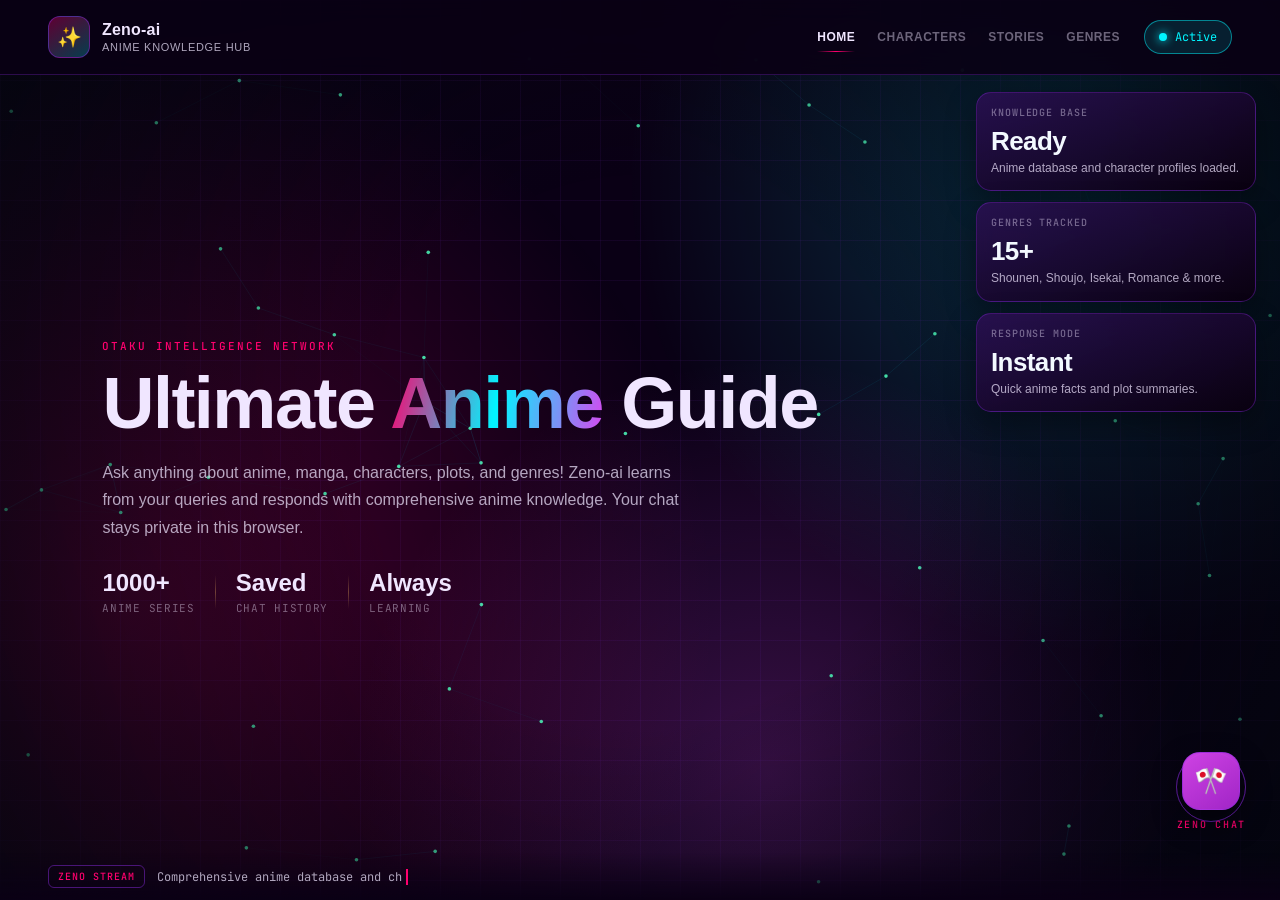
<file: index.html>
<!DOCTYPE html>
<html lang="en">
<head>
  <meta charset="UTF-8" />
  <meta name="viewport" content="width=device-width, initial-scale=1.0" />
  <title>Zeno-ai - Anime Knowledge Assistant</title>
  <link rel="preconnect" href="https://fonts.googleapis.com" />
  <link rel="preconnect" href="https://fonts.gstatic.com" crossorigin />
  <link href="https://fonts.googleapis.com/css2?family=Poppins:wght@300;400;500;600;700;800&family=JetBrains+Mono:wght@400;500&display=swap" rel="stylesheet" />
  <link rel="stylesheet" href="style.css" />
</head>
<body>
  <div class="bg-photo"></div>
  <div class="bg-chroma"></div>
  <canvas id="particles"></canvas>
  <div class="bg-grid"></div>
  <div class="bg-vignette"></div>

  <header class="navbar">
    <div class="nav-brand">
      <div class="brand-mark">✨</div>
      <div class="brand-copy">
        <p class="brand-title">Zeno-ai</p>
        <p class="brand-subtitle">Anime Knowledge Hub</p>
      </div>
    </div>
    <nav class="nav-center" aria-label="Primary sections">
      <a class="nav-item active" href="#hero">Home</a>
      <span class="nav-item" aria-disabled="true">Characters</span>
      <span class="nav-item" aria-disabled="true">Stories</span>
      <span class="nav-item" aria-disabled="true">Genres</span>
    </nav>
    <div class="status-pill" id="statusPill">
      <span class="pulse-dot"></span>
      <span id="statusText">Active</span>
    </div>
  </header>

  <main class="hero" id="hero">
    <p class="hero-tag">Otaku Intelligence Network</p>
    <h1 class="hero-title">Ultimate <em>Anime</em> Guide</h1>
    <p class="hero-desc">
      Ask anything about anime, manga, characters, plots, and genres! Zeno-ai learns from your queries and responds with comprehensive anime knowledge. Your chat stays private in this browser.
    </p>

    <div class="hero-kpis">
      <div class="kpi">
        <span class="kpi-value">1000+</span>
        <span class="kpi-label">Anime Series</span>
      </div>
      <div class="kpi-divider"></div>
      <div class="kpi">
        <span class="kpi-value">Saved</span>
        <span class="kpi-label">Chat History</span>
      </div>
      <div class="kpi-divider"></div>
      <div class="kpi">
        <span class="kpi-value">Always</span>
        <span class="kpi-label">Learning</span>
      </div>
    </div>
  </main>

  <aside class="insight-rail" aria-label="Live system insights">
    <article class="insight-card">
      <p class="insight-key">Knowledge Base</p>
      <p class="insight-value">Ready</p>
      <p class="insight-text">Anime database and character profiles loaded.</p>
    </article>
    <article class="insight-card">
      <p class="insight-key">Genres Tracked</p>
      <p class="insight-value">15+</p>
      <p class="insight-text">Shounen, Shoujo, Isekai, Romance & more.</p>
    </article>
    <article class="insight-card">
      <p class="insight-key">Response Mode</p>
      <p class="insight-value">Instant</p>
      <p class="insight-text">Quick anime facts and plot summaries.</p>
    </article>
  </aside>

  <section class="typing-strip" aria-live="polite">
    <p class="strip-label">Zeno Stream</p>
    <p class="strip-text" id="typingText"></p>
  </section>

  <button class="chat-fab" id="chatFab" type="button" aria-label="Open chat">
    <span class="fab-ring"></span>
    <span class="fab-ring second"></span>
    <span class="fab-icon">🎌</span>
    <span class="fab-label">Zeno Chat</span>
  </button>

  <section class="chat-window" id="chatWindow" aria-label="Chat window" aria-hidden="true">
    <div class="chat-header">
      <div class="assistant-head">
        <span class="assistant-avatar">🌟</span>
        <div>
          <p class="assistant-name">Zeno AI</p>
          <p class="assistant-status" id="assistantStatus">watching anime</p>
        </div>
      </div>
      <div class="chat-actions">
        <button type="button" class="icon-btn" id="clearBtn" title="Clear conversation">🗑</button>
        <button type="button" class="icon-btn" id="closeBtn" title="Close chat">✕</button>
      </div>
    </div>

    <div class="chat-body" id="chatBox"></div>

    <div class="quick-prompts" id="quickPrompts">
      <button type="button" class="quick-chip">Best Shounen anime</button>
      <button type="button" class="quick-chip">Top Isekai series</button>
      <button type="button" class="quick-chip">Explain Main Character</button>
      <button type="button" class="quick-chip">Most intense fight scenes</button>
    </div>

    <form class="chat-input-row" id="chatForm">
      <input id="userInput" class="chat-input" type="text" placeholder="Type your question..." autocomplete="off" />
      <button id="micBtn" class="chat-btn" type="button" title="Use voice">🎙</button>
      <button id="sendBtn" class="chat-btn send" type="submit" title="Send message">➤</button>
    </form>
    <p class="chat-hint">Enter to send · Shift + Enter newline · / to focus · Esc to close</p>
  </section>

  <script src="script .js"></script>
</body>
</html>
</file>
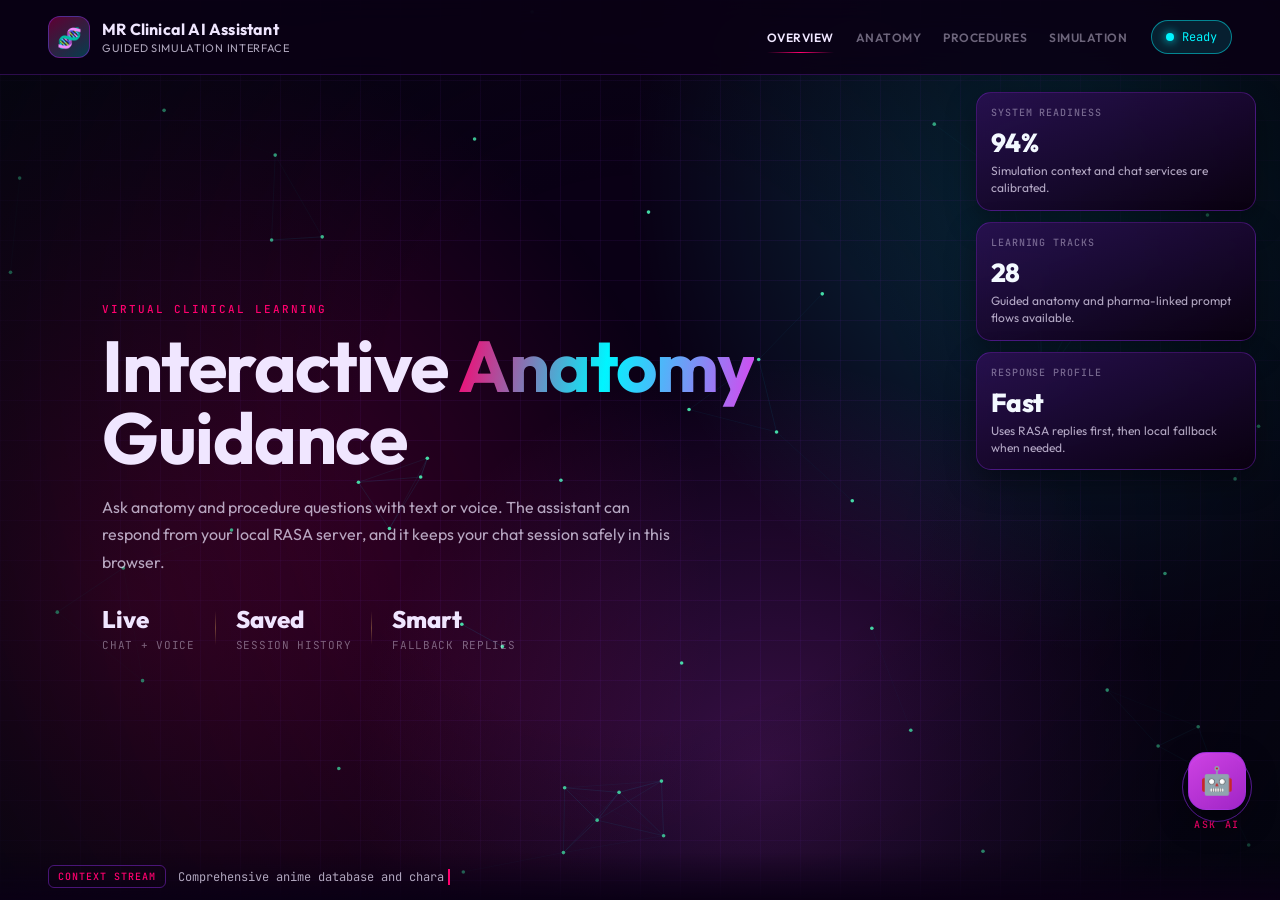
<file: index1.html>
<!DOCTYPE html>
<html lang="en">
<head>
  <meta charset="UTF-8" />
  <meta name="viewport" content="width=device-width, initial-scale=1.0" />
  <title>MR Clinical AI Assistant</title>
  <link rel="preconnect" href="https://fonts.googleapis.com" />
  <link rel="preconnect" href="https://fonts.gstatic.com" crossorigin />
  <link href="https://fonts.googleapis.com/css2?family=Outfit:wght@300;400;500;600;700;800&family=JetBrains+Mono:wght@400;500&display=swap" rel="stylesheet" />
  <link rel="stylesheet" href="style.css" />
</head>
<body>
  <div class="bg-photo"></div>
  <div class="bg-chroma"></div>
  <canvas id="particles"></canvas>
  <div class="bg-grid"></div>
  <div class="bg-vignette"></div>

  <header class="navbar">
    <div class="nav-brand">
      <div class="brand-mark">🧬</div>
      <div class="brand-copy">
        <p class="brand-title">MR Clinical AI Assistant</p>
        <p class="brand-subtitle">Guided Simulation Interface</p>
      </div>
    </div>
    <nav class="nav-center" aria-label="Primary sections">
      <a class="nav-item active" href="#hero">Overview</a>
      <span class="nav-item" aria-disabled="true">Anatomy</span>
      <span class="nav-item" aria-disabled="true">Procedures</span>
      <span class="nav-item" aria-disabled="true">Simulation</span>
    </nav>
    <div class="status-pill" id="statusPill">
      <span class="pulse-dot"></span>
      <span id="statusText">Ready</span>
    </div>
  </header>

  <main class="hero" id="hero">
    <p class="hero-tag">Virtual Clinical Learning</p>
    <h1 class="hero-title">Interactive <em>Anatomy</em> Guidance</h1>
    <p class="hero-desc">
      Ask anatomy and procedure questions with text or voice. The assistant can respond from your local RASA server,
      and it keeps your chat session safely in this browser.
    </p>

    <div class="hero-kpis">
      <div class="kpi">
        <span class="kpi-value">Live</span>
        <span class="kpi-label">Chat + Voice</span>
      </div>
      <div class="kpi-divider"></div>
      <div class="kpi">
        <span class="kpi-value">Saved</span>
        <span class="kpi-label">Session History</span>
      </div>
      <div class="kpi-divider"></div>
      <div class="kpi">
        <span class="kpi-value">Smart</span>
        <span class="kpi-label">Fallback Replies</span>
      </div>
    </div>
  </main>

  <aside class="insight-rail" aria-label="Live system insights">
    <article class="insight-card">
      <p class="insight-key">System Readiness</p>
      <p class="insight-value">94%</p>
      <p class="insight-text">Simulation context and chat services are calibrated.</p>
    </article>
    <article class="insight-card">
      <p class="insight-key">Learning Tracks</p>
      <p class="insight-value">28</p>
      <p class="insight-text">Guided anatomy and pharma-linked prompt flows available.</p>
    </article>
    <article class="insight-card">
      <p class="insight-key">Response Profile</p>
      <p class="insight-value">Fast</p>
      <p class="insight-text">Uses RASA replies first, then local fallback when needed.</p>
    </article>
  </aside>

  <section class="typing-strip" aria-live="polite">
    <p class="strip-label">Context Stream</p>
    <p class="strip-text" id="typingText"></p>
  </section>

  <button class="chat-fab" id="chatFab" type="button" aria-label="Open chat">
    <span class="fab-ring"></span>
    <span class="fab-ring second"></span>
    <span class="fab-icon">🤖</span>
    <span class="fab-label">Ask AI</span>
  </button>

  <section class="chat-window" id="chatWindow" aria-label="Chat window" aria-hidden="true">
    <div class="chat-header">
      <div class="assistant-head">
        <span class="assistant-avatar">🧠</span>
        <div>
          <p class="assistant-name">MR AI Assistant</p>
          <p class="assistant-status" id="assistantStatus">online</p>
        </div>
      </div>
      <div class="chat-actions">
        <button type="button" class="icon-btn" id="clearBtn" title="Clear conversation">🗑</button>
        <button type="button" class="icon-btn" id="closeBtn" title="Close chat">✕</button>
      </div>
    </div>

    <div class="chat-body" id="chatBox"></div>

    <div class="quick-prompts" id="quickPrompts">
      <button type="button" class="quick-chip">Heart blood flow steps</button>
      <button type="button" class="quick-chip">Cranial nerves summary</button>
      <button type="button" class="quick-chip">Explain nephron function</button>
      <button type="button" class="quick-chip">Drug absorption basics</button>
    </div>

    <form class="chat-input-row" id="chatForm">
      <input id="userInput" class="chat-input" type="text" placeholder="Type your question..." autocomplete="off" />
      <button id="micBtn" class="chat-btn" type="button" title="Use voice">🎙</button>
      <button id="sendBtn" class="chat-btn send" type="submit" title="Send message">➤</button>
    </form>
    <p class="chat-hint">Enter to send · Shift + Enter newline · / to focus · Esc to close</p>
  </section>

  <script src="script .js"></script>
</body>
</html>
</file>
<file: style.css>
:root {
        --bg-0: #0a0015;
        --bg-1: #1a0a2e;
        --panel: rgba(45, 15, 85, 0.9);
        --panel-soft: rgba(255, 255, 255, 0.04);
        --border: rgba(138, 43, 226, 0.48);
        --cyan: #ff006e;
        --mint: #00f5ff;
        --blue: #d946ef;
        --text: #f0e6ff;
        --muted: rgba(240, 230, 255, 0.72);
        --faint: rgba(240, 230, 255, 0.42);
    }

    * {
        box-sizing: border-box;
    }

    html,
    body {
        margin: 0;
        min-height: 100%;
        font-family: "Outfit", sans-serif;
        color: var(--text);
        background: var(--bg-0);
        overflow-x: hidden;
        overflow-y: auto;
    }

    .bg-photo,
    .bg-chroma,
    .bg-grid,
    .bg-vignette,
    #particles {
        position: fixed;
        inset: 0;
    }

    .bg-photo {
        z-index: 0;
        background: url("https://images.unsplash.com/photo-1553814278-7fd689a8dd8a?w=1920&q=80") center / cover no-repeat;
        filter: brightness(0.2) saturate(1.3) hue-rotate(280deg) contrast(1.1);
    }

    .bg-chroma {
        z-index: 1;
        background:
            radial-gradient(circle at 10% 68%, rgba(255, 0, 110, 0.25), transparent 45%),
            radial-gradient(circle at 86% 20%, rgba(0, 245, 255, 0.2), transparent 36%),
            radial-gradient(circle at 60% 86%, rgba(217, 70, 239, 0.22), transparent 38%);
    }

    #particles {
        z-index: 2;
        pointer-events: none;
    }

    .bg-grid {
        z-index: 3;
        pointer-events: none;
        background-image:
            linear-gradient(rgba(138, 43, 226, 0.08) 1px, transparent 1px),
            linear-gradient(90deg, rgba(138, 43, 226, 0.08) 1px, transparent 1px);
        background-size: 40px 40px;
    }

    .bg-vignette {
        z-index: 4;
        pointer-events: none;
        background: radial-gradient(circle at 50% 50%, transparent 35%, rgba(3, 6, 14, 0.82) 100%);
    }

    .navbar {
        position: fixed;
        top: 0;
        left: 0;
        right: 0;
        z-index: 15;
        display: flex;
        justify-content: space-between;
        align-items: center;
        padding: 16px clamp(18px, 4vw, 48px);
        background: rgba(10, 0, 21, 0.85);
        backdrop-filter: blur(14px);
        border-bottom: 1px solid rgba(138, 43, 226, 0.28);
    }

    .nav-brand {
        display: flex;
        align-items: center;
        gap: 12px;
    }

    .nav-center {
        display: flex;
        align-items: center;
        gap: 22px;
        margin-left: auto;
        margin-right: 24px;
    }

    .nav-item {
        position: relative;
        color: var(--muted);
        text-decoration: none;
        font-size: 12px;
        font-weight: 600;
        letter-spacing: 0.5px;
        text-transform: uppercase;
        transition: color 0.2s ease;
    }

    .nav-item::after {
        content: "";
        position: absolute;
        left: 0;
        right: 0;
        bottom: -8px;
        height: 1px;
        border-radius: 999px;
        background: linear-gradient(90deg, transparent, #ff006e, transparent);
        transform: scaleX(0);
        transform-origin: center;
        transition: transform 0.2s ease;
    }

    .nav-item:hover,
    .nav-item.active {
        color: var(--text);
    }

    .nav-item[aria-disabled="true"] {
        opacity: 0.6;
        cursor: pointer;
        pointer-events: auto;
    }

    .nav-item[aria-disabled="true"]:hover {
        opacity: 1;
    }

    .nav-item:hover::after,
    .nav-item.active::after {
        transform: scaleX(1);
    }

    .brand-mark {
        width: 42px;
        height: 42px;
        display: grid;
        place-items: center;
        border-radius: 12px;
        background: linear-gradient(145deg, rgba(255, 0, 110, 0.35), rgba(0, 245, 255, 0.25));
        border: 1px solid var(--border);
        font-size: 20px;
    }

    .brand-title {
        margin: 0;
        font-size: 16px;
        font-weight: 700;
        letter-spacing: 0.2px;
    }

    .brand-subtitle {
        margin: 2px 0 0;
        font-size: 11px;
        color: var(--muted);
        letter-spacing: 0.7px;
        text-transform: uppercase;
    }

    .status-pill {
        display: flex;
        align-items: center;
        gap: 8px;
        padding: 8px 14px;
        border-radius: 999px;
        border: 1px solid rgba(0, 245, 255, 0.48);
        background: rgba(0, 245, 255, 0.12);
        color: var(--mint);
        font-size: 12px;
        font-family: "JetBrains Mono", monospace;
    }

    .pulse-dot {
        width: 8px;
        height: 8px;
        border-radius: 50%;
        background: var(--mint);
        box-shadow: 0 0 10px var(--mint);
        animation: pulse 1.6s ease-in-out infinite;
    }

    .hero {
        position: fixed;
        z-index: 10;
        inset: 0;
        display: flex;
        flex-direction: column;
        justify-content: center;
        padding: 94px clamp(18px, 8vw, 110px) 40px;
        padding-right: min(34vw, 420px);
        pointer-events: none;
    }

    .hero-tag {
        margin: 0 0 14px;
        color: var(--cyan);
        text-transform: uppercase;
        letter-spacing: 2px;
        font: 500 11px "JetBrains Mono", monospace;
    }

    .hero-title {
        margin: 0;
        max-width: 720px;
        font-size: clamp(36px, 6vw, 72px);
        line-height: 1;
        letter-spacing: -1.5px;
    }

    .hero-title em {
        font-style: normal;
        background: linear-gradient(100deg, #ff006e, #00f5ff, #d946ef);
        background-clip: text;
        -webkit-background-clip: text;
        -webkit-text-fill-color: transparent;
    }

    .hero-desc {
        max-width: 580px;
        margin: 20px 0 0;
        color: var(--muted);
        font-size: 16px;
        line-height: 1.7;
    }

    .hero-kpis {
        margin-top: 28px;
        display: flex;
        align-items: center;
        gap: 20px;
    }

    .kpi {
        display: flex;
        flex-direction: column;
        gap: 4px;
    }

    .kpi-value {
        font-size: 24px;
        font-weight: 800;
    }

    .kpi-label {
        color: var(--faint);
        letter-spacing: 0.7px;
        text-transform: uppercase;
        font: 11px "JetBrains Mono", monospace;
    }

    .kpi-divider {
        width: 1px;
        height: 34px;
        background: linear-gradient(transparent, rgba(244, 184, 96, 0.34), transparent);
    }

    .insight-rail {
        position: fixed;
        top: 92px;
        right: 24px;
        width: min(280px, 30vw);
        z-index: 12;
        display: grid;
        gap: 11px;
    }

    .insight-card {
        margin: 0;
        padding: 13px 14px;
        border-radius: 15px;
        border: 1px solid rgba(138, 43, 226, 0.36);
        background: linear-gradient(160deg, rgba(45, 15, 85, 0.84), rgba(10, 0, 15, 0.92));
        box-shadow: 0 12px 30px rgba(0, 0, 0, 0.36);
        backdrop-filter: blur(10px);
        animation: msgIn 0.35s ease;
    }

    .insight-key,
    .insight-value,
    .insight-text {
        margin: 0;
    }

    .insight-key {
        color: var(--faint);
        text-transform: uppercase;
        letter-spacing: 0.9px;
        font: 500 10px "JetBrains Mono", monospace;
    }

    .insight-value {
        margin-top: 7px;
        color: #f3f9ff;
        font-size: 26px;
        font-weight: 800;
        letter-spacing: -0.6px;
    }

    .insight-text {
        margin-top: 3px;
        color: var(--muted);
        line-height: 1.45;
        font-size: 12px;
    }

    .typing-strip {
        position: fixed;
        left: 0;
        right: 0;
        bottom: 0;
        z-index: 11;
        display: flex;
        align-items: center;
        gap: 12px;
        padding: 12px clamp(18px, 4vw, 48px);
        background: linear-gradient(to top, rgba(10, 0, 21, 0.94), transparent);
        pointer-events: none;
    }

    .strip-label {
        margin: 0;
        padding: 4px 9px;
        border: 1px solid var(--border);
        border-radius: 6px;
        color: var(--cyan);
        font: 500 10px "JetBrains Mono", monospace;
        letter-spacing: 1px;
        text-transform: uppercase;
    }

    .strip-text {
        margin: 0;
        color: var(--muted);
        font: 400 12px "JetBrains Mono", monospace;
        border-right: 2px solid var(--cyan);
        padding-right: 4px;
        min-height: 16px;
        animation: blink 0.9s step-end infinite;
    }

    .chat-fab {
        position: fixed;
        right: 28px;
        bottom: 68px;
        z-index: 20;
        border: none;
        background: transparent;
        color: var(--text);
        cursor: pointer;
        display: flex;
        flex-direction: column;
        align-items: center;
        gap: 8px;
        animation: bob 3s ease-in-out infinite;
    }

    .fab-ring {
        position: absolute;
        width: 70px;
        height: 70px;
        border-radius: 50%;
        border: 1px solid rgba(138, 43, 226, 0.44);
        animation: ring 2.7s ease-out infinite;
    }

    .fab-ring.second {
        animation-delay: 0.65s;
    }

    .fab-icon {
        position: relative;
        z-index: 1;
        width: 58px;
        height: 58px;
        border-radius: 18px;
        display: grid;
        place-items: center;
        font-size: 27px;
        background: linear-gradient(145deg, rgba(217, 70, 239, 0.95), rgba(169, 39, 209, 0.95));
        border: 1px solid var(--border);
        box-shadow: 0 12px 30px rgba(0, 0, 0, 0.45);
    }

    .fab-label {
        font: 500 10px "JetBrains Mono", monospace;
        letter-spacing: 1.7px;
        text-transform: uppercase;
        color: var(--cyan);
    }

    .chat-window {
        position: fixed;
        right: 22px;
        bottom: 22px;
        width: min(390px, calc(100vw - 20px));
        height: min(620px, calc(100vh - 40px));
        z-index: 19;
        display: flex;
        flex-direction: column;
        border-radius: 20px;
        border: 1px solid var(--border);
        background: linear-gradient(155deg, rgba(45, 25, 85, 0.97), rgba(10, 0, 20, 0.98));
        box-shadow: 0 34px 95px rgba(0, 0, 0, 0.62);
        overflow: hidden;
        transform: translateY(34px) scale(0.95);
        opacity: 0;
        pointer-events: none;
        transition: all 0.35s cubic-bezier(0.34, 1.56, 0.64, 1);
    }

    .chat-window.open {
        transform: translateY(0) scale(1);
        opacity: 1;
        pointer-events: auto;
    }

    .chat-header {
        display: flex;
        justify-content: space-between;
        align-items: center;
        padding: 14px;
        border-bottom: 1px solid rgba(255, 255, 255, 0.08);
        background: rgba(255, 255, 255, 0.03);
    }

    .assistant-head {
        display: flex;
        align-items: center;
        gap: 9px;
    }

    .assistant-avatar {
        width: 36px;
        height: 36px;
        border-radius: 12px;
        display: grid;
        place-items: center;
        background: linear-gradient(145deg, rgba(255, 0, 110, 0.34), rgba(0, 245, 255, 0.24));
        border: 1px solid var(--border);
    }

    .assistant-name,
    .assistant-status {
        margin: 0;
    }

    .assistant-name {
        font-size: 13px;
        font-weight: 700;
    }

    .assistant-status {
        font-size: 11px;
        color: var(--mint);
        font-family: "JetBrains Mono", monospace;
    }

    .chat-actions {
        display: flex;
        gap: 6px;
    }

    .icon-btn {
        border: 1px solid rgba(255, 255, 255, 0.14);
        background: rgba(255, 255, 255, 0.06);
        color: var(--text);
        width: 30px;
        height: 30px;
        border-radius: 9px;
        cursor: pointer;
    }

    .icon-btn:hover {
        background: rgba(255, 255, 255, 0.14);
    }

    .chat-body {
        flex: 1;
        overflow-y: auto;
        padding: 14px;
        display: flex;
        flex-direction: column;
        gap: 10px;
    }

    .chat-body::-webkit-scrollbar {
        width: 4px;
    }

    .chat-body::-webkit-scrollbar-thumb {
        background: rgba(244, 184, 96, 0.42);
        border-radius: 50px;
    }

    .message {
        max-width: 82%;
        padding: 11px 13px;
        border-radius: 14px;
        font-size: 13.5px;
        line-height: 1.6;
        white-space: pre-wrap;
        word-wrap: break-word;
        animation: msgIn 0.22s ease;
    }

    .message.user {
        align-self: flex-end;
        border-radius: 14px 14px 4px 14px;
        background: linear-gradient(145deg, #d946ef, #a627d1);
        color: #fff;
    }

    .message.bot {
        align-self: flex-start;
        border-radius: 14px 14px 14px 4px;
        background: rgba(255, 255, 255, 0.05);
        border: 1px solid rgba(138, 43, 226, 0.15);
    }

    .message-meta {
        margin-top: -5px;
        color: var(--faint);
        font: 10px "JetBrains Mono", monospace;
    }

    .message-meta.user {
        align-self: flex-end;
    }

    .message-meta.bot {
        align-self: flex-start;
    }

    .typing-indicator {
        align-self: flex-start;
        display: flex;
        gap: 5px;
        padding: 10px 12px;
        border-radius: 12px 12px 12px 4px;
        border: 1px solid rgba(255, 255, 255, 0.1);
        background: rgba(255, 255, 255, 0.04);
    }

    .typing-indicator span {
        width: 6px;
        height: 6px;
        border-radius: 50%;
        background: var(--cyan);
        animation: dot 1.2s ease-in-out infinite;
    }

    .typing-indicator span:nth-child(2) {
        animation-delay: 0.2s;
    }

    .typing-indicator span:nth-child(3) {
        animation-delay: 0.4s;
    }

    .quick-prompts {
        display: flex;
        gap: 8px;
        padding: 10px 12px 6px;
        flex-wrap: wrap;
        border-top: 1px solid rgba(255, 255, 255, 0.08);
    }

    .quick-chip {
        border: 1px solid rgba(138, 43, 226, 0.48);
        background: rgba(138, 43, 226, 0.18);
        color: var(--mint);
        border-radius: 999px;
        padding: 5px 10px;
        font: 500 11px "JetBrains Mono", monospace;
        cursor: pointer;
    }

    .quick-chip:hover {
        background: rgba(138, 43, 226, 0.32);
    }

    .chat-input-row {
        display: flex;
        gap: 8px;
        padding: 10px 12px;
    }

    .chat-input {
        flex: 1;
        border-radius: 12px;
        border: 1px solid rgba(138, 43, 226, 0.5);
        background: rgba(255, 255, 255, 0.05);
        color: var(--text);
        font: 400 14px "Poppins", sans-serif;
        padding: 0 12px;
        outline: none;
        min-height: 42px;
    }

    .chat-input::placeholder {
        color: var(--faint);
    }

    .chat-input:focus {
        border-color: var(--cyan);
        background: rgba(138, 43, 226, 0.15);
    }

    .chat-btn {
        width: 42px;
        height: 42px;
        border-radius: 12px;
        border: 1px solid rgba(255, 255, 255, 0.18);
        background: rgba(255, 255, 255, 0.08);
        color: var(--text);
        cursor: pointer;
    }

    .chat-btn.send {
        border-color: transparent;
        background: linear-gradient(145deg, #d946ef, #a627d1);
    }

    .chat-btn.active {
        border-color: var(--mint);
        background: rgba(0, 245, 255, 0.18);
        color: var(--mint);
    }

    .chat-hint {
        margin: 0;
        padding: 0 12px 10px;
        color: var(--faint);
        font: 10px "JetBrains Mono", monospace;
    }

    .page-sections {
        position: relative;
        z-index: 9;
        margin-top: 100vh;
        padding: 24px 0 72px;
    }

    .content-section {
        position: relative;
        max-width: 1180px;
        margin: 0 auto;
        padding: 24px clamp(18px, 8vw, 110px) 0;
    }

    .section-card {
        max-width: 520px;
        padding: 18px 18px 20px;
        border-radius: 18px;
        border: 1px solid rgba(244, 184, 96, 0.2);
        background: rgba(40, 30, 20, 0.52);
        backdrop-filter: blur(12px);
        box-shadow: 0 16px 42px rgba(0, 0, 0, 0.25);
    }

    .section-kicker {
        margin: 0 0 8px;
        color: var(--cyan);
        text-transform: uppercase;
        letter-spacing: 1.6px;
        font: 500 10px "JetBrains Mono", monospace;
    }

    .section-card h2 {
        margin: 0;
        font-size: 22px;
        letter-spacing: -0.4px;
    }

    .section-card p:last-child {
        margin: 10px 0 0;
        color: var(--muted);
        line-height: 1.7;
        font-size: 14px;
    }

    @keyframes pulse {
        0%,
        100% {
            opacity: 0.35;
        }
        50% {
            opacity: 1;
        }
    }

    @keyframes blink {
        0%,
        100% {
            border-color: var(--cyan);
        }
        50% {
            border-color: transparent;
        }
    }

    @keyframes ring {
        from {
            transform: scale(0.95);
            opacity: 0.55;
        }
        to {
            transform: scale(1.5);
            opacity: 0;
        }
    }

    @keyframes bob {
        0%,
        100% {
            transform: translateY(0);
        }
        50% {
            transform: translateY(-8px);
        }
    }

    @keyframes msgIn {
        from {
            opacity: 0;
            transform: translateY(8px);
        }
        to {
            opacity: 1;
            transform: translateY(0);
        }
    }

    @keyframes dot {
        0%,
        80%,
        100% {
            transform: translateY(0);
            opacity: 0.4;
        }
        40% {
            transform: translateY(-4px);
            opacity: 1;
        }
    }

    @media (max-width: 900px) {
        .insight-rail {
            display: none;
        }

        .nav-center {
            gap: 14px;
            margin-right: 10px;
        }

        .hero {
            padding-right: 20px;
        }

        .hero-desc {
            max-width: 90vw;
        }

        .hero-kpis {
            gap: 12px;
        }
    }

    @media (max-width: 640px) {
        body {
            overflow-x: hidden;
            overflow-y: auto;
        }

        .navbar {
            padding: 12px 12px;
        }

        .nav-center {
            display: none;
        }

        .brand-subtitle {
            display: none;
        }

        .hero {
            position: relative;
            min-height: 52vh;
            justify-content: flex-end;
            padding: 86px 14px 24px;
        }

        .hero-title {
            font-size: clamp(28px, 10vw, 44px);
        }

        .hero-desc {
            font-size: 14px;
        }

        .typing-strip {
            position: relative;
            bottom: auto;
            padding: 0 14px 12px;
            background: transparent;
        }

        .page-sections {
            margin-top: 28px;
            padding-top: 0;
        }

        .chat-fab {
            right: 14px;
            bottom: 14px;
        }

        .chat-window {
            right: 8px;
            left: 8px;
            width: auto;
            height: min(72vh, 560px);
            bottom: 8px;
        }
    }

    @media (prefers-reduced-motion: reduce) {
        *,
        *::before,
        *::after {
            animation-duration: 0.01ms !important;
            animation-iteration-count: 1 !important;
            transition-duration: 0.01ms !important;
            scroll-behavior: auto !important;
        }
    }
</file>
